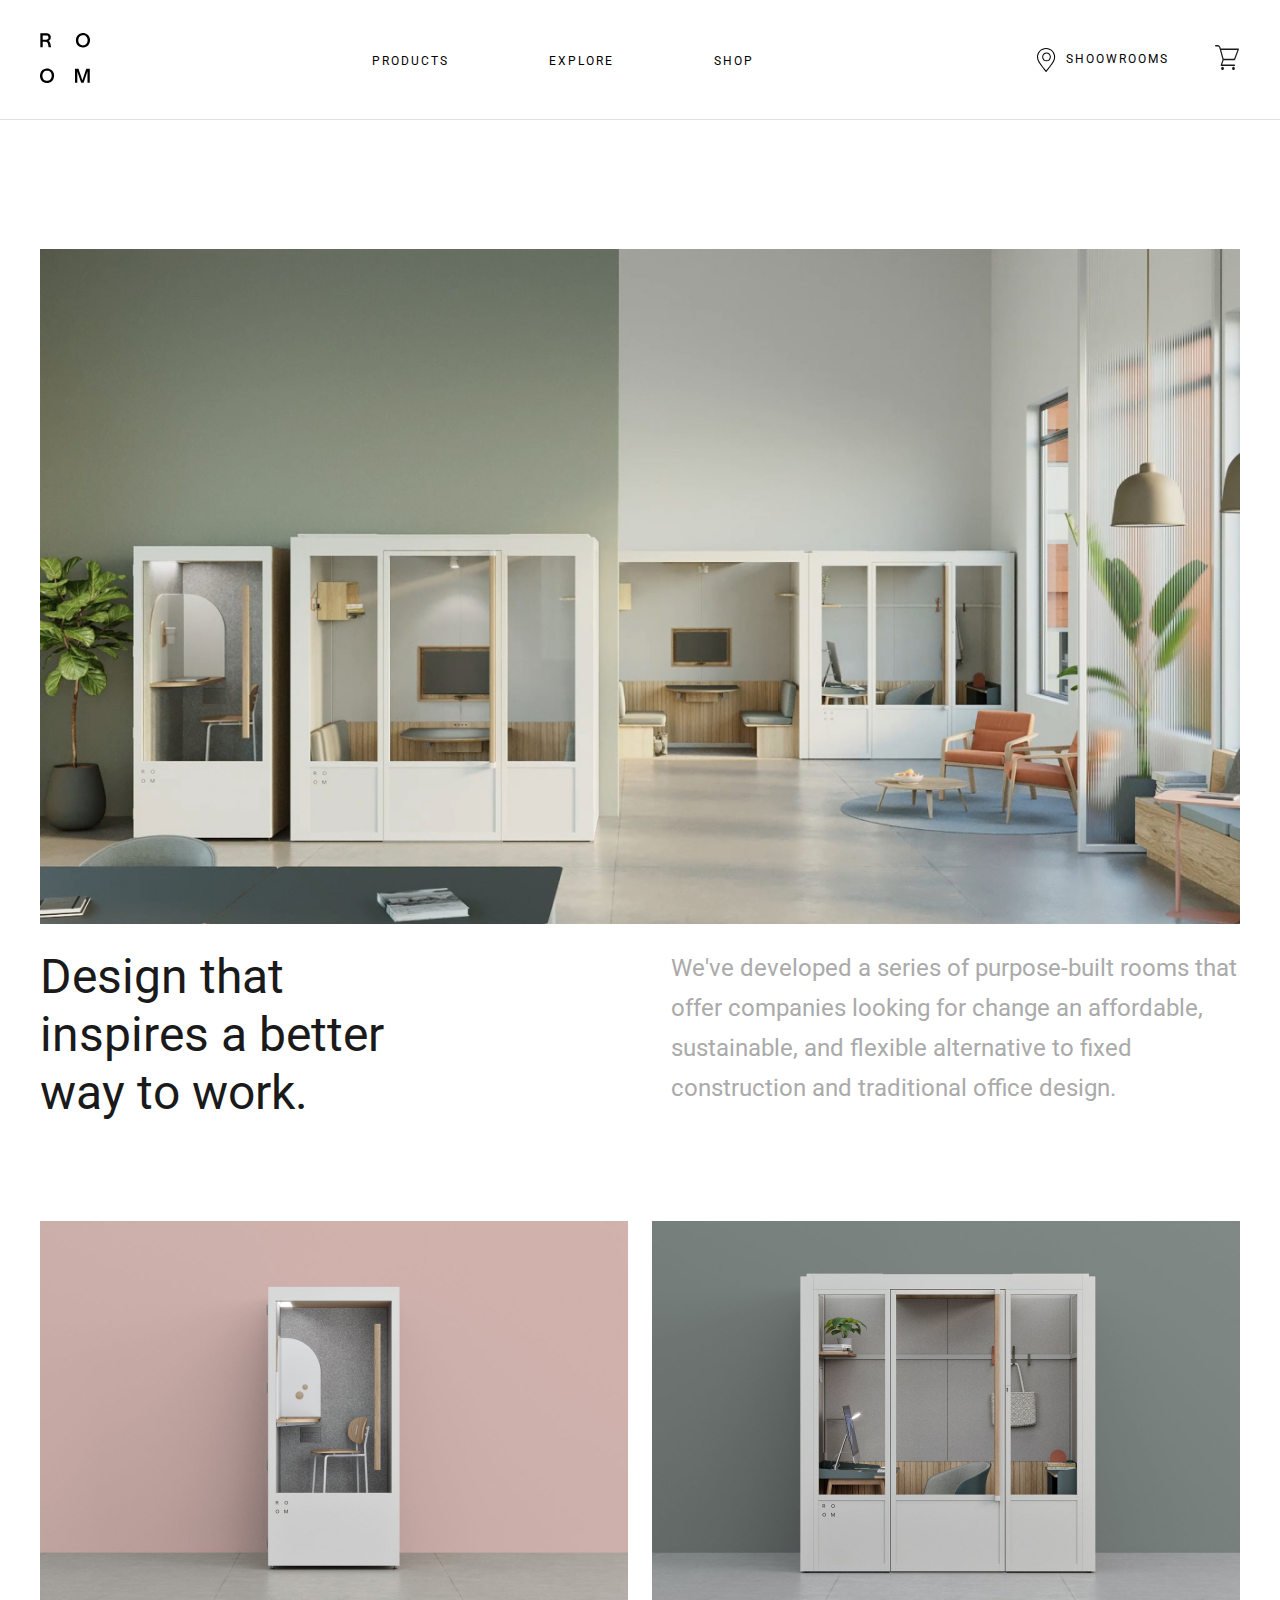
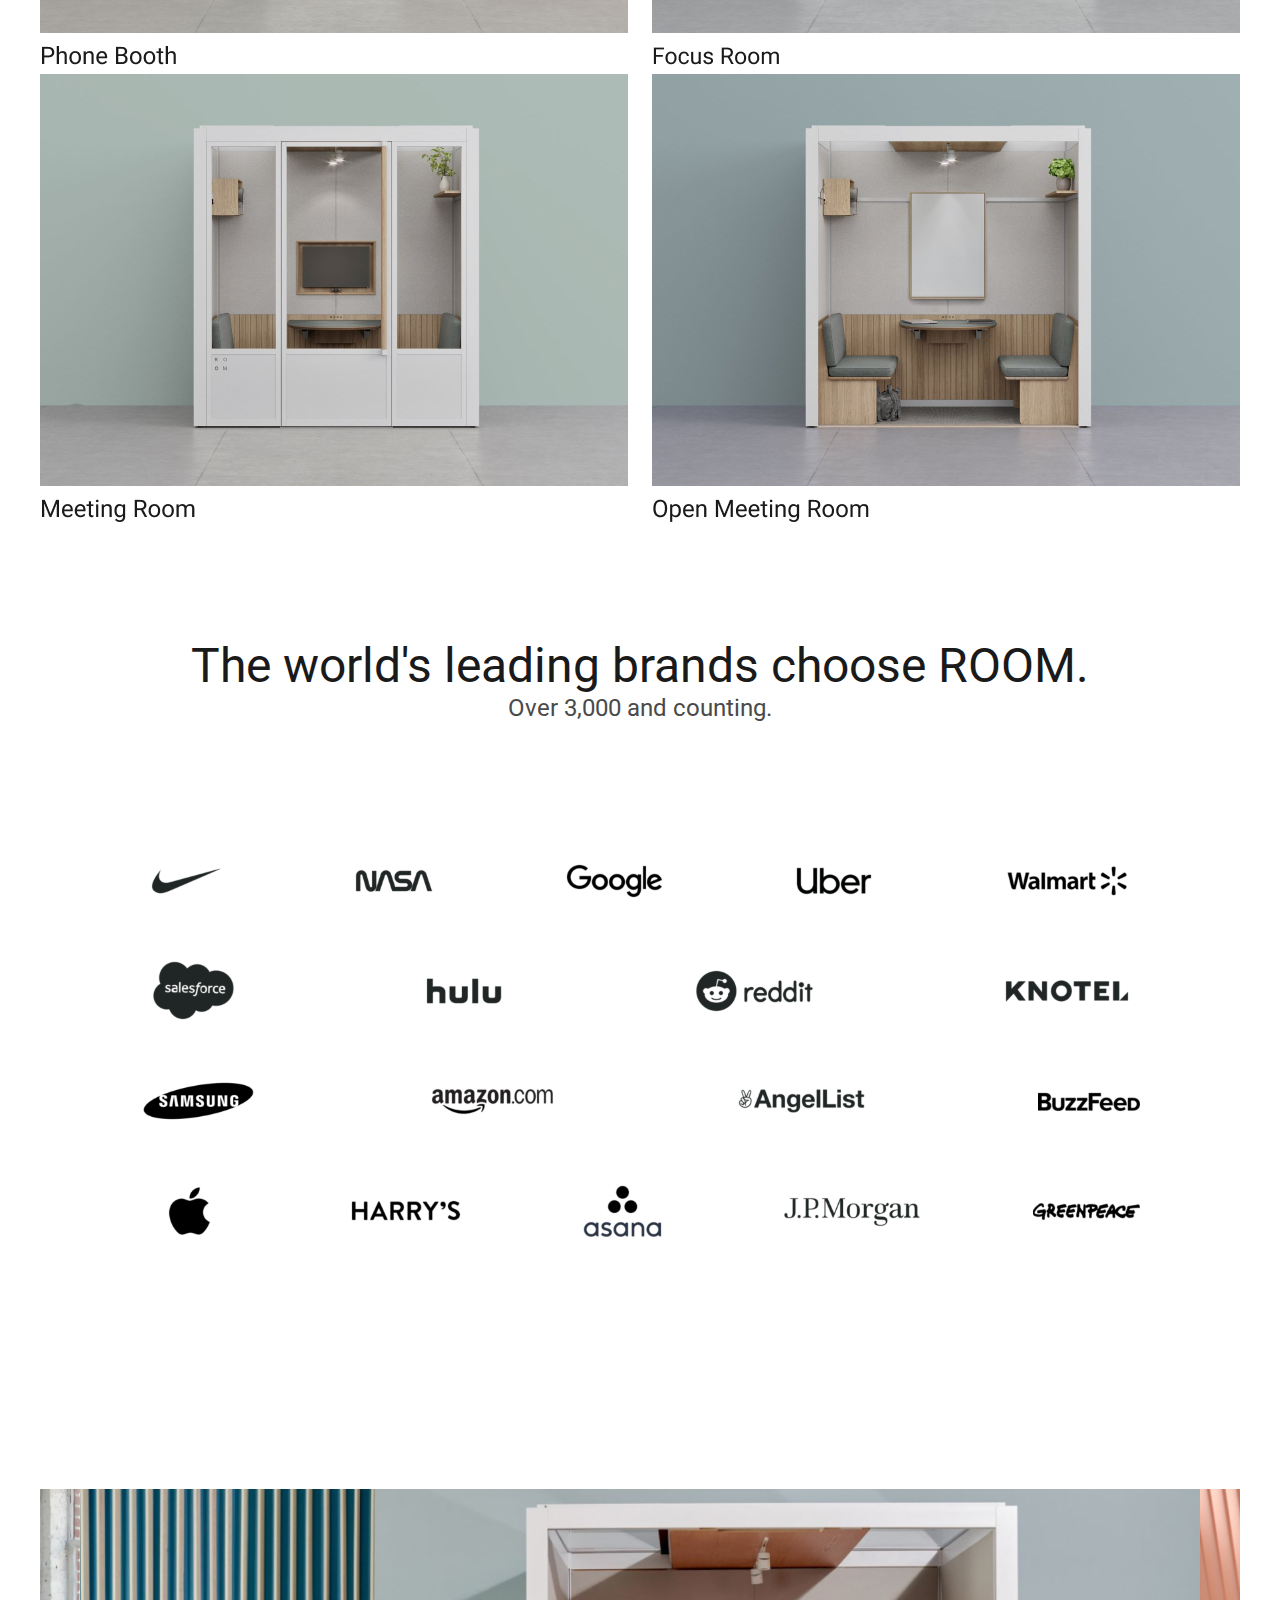
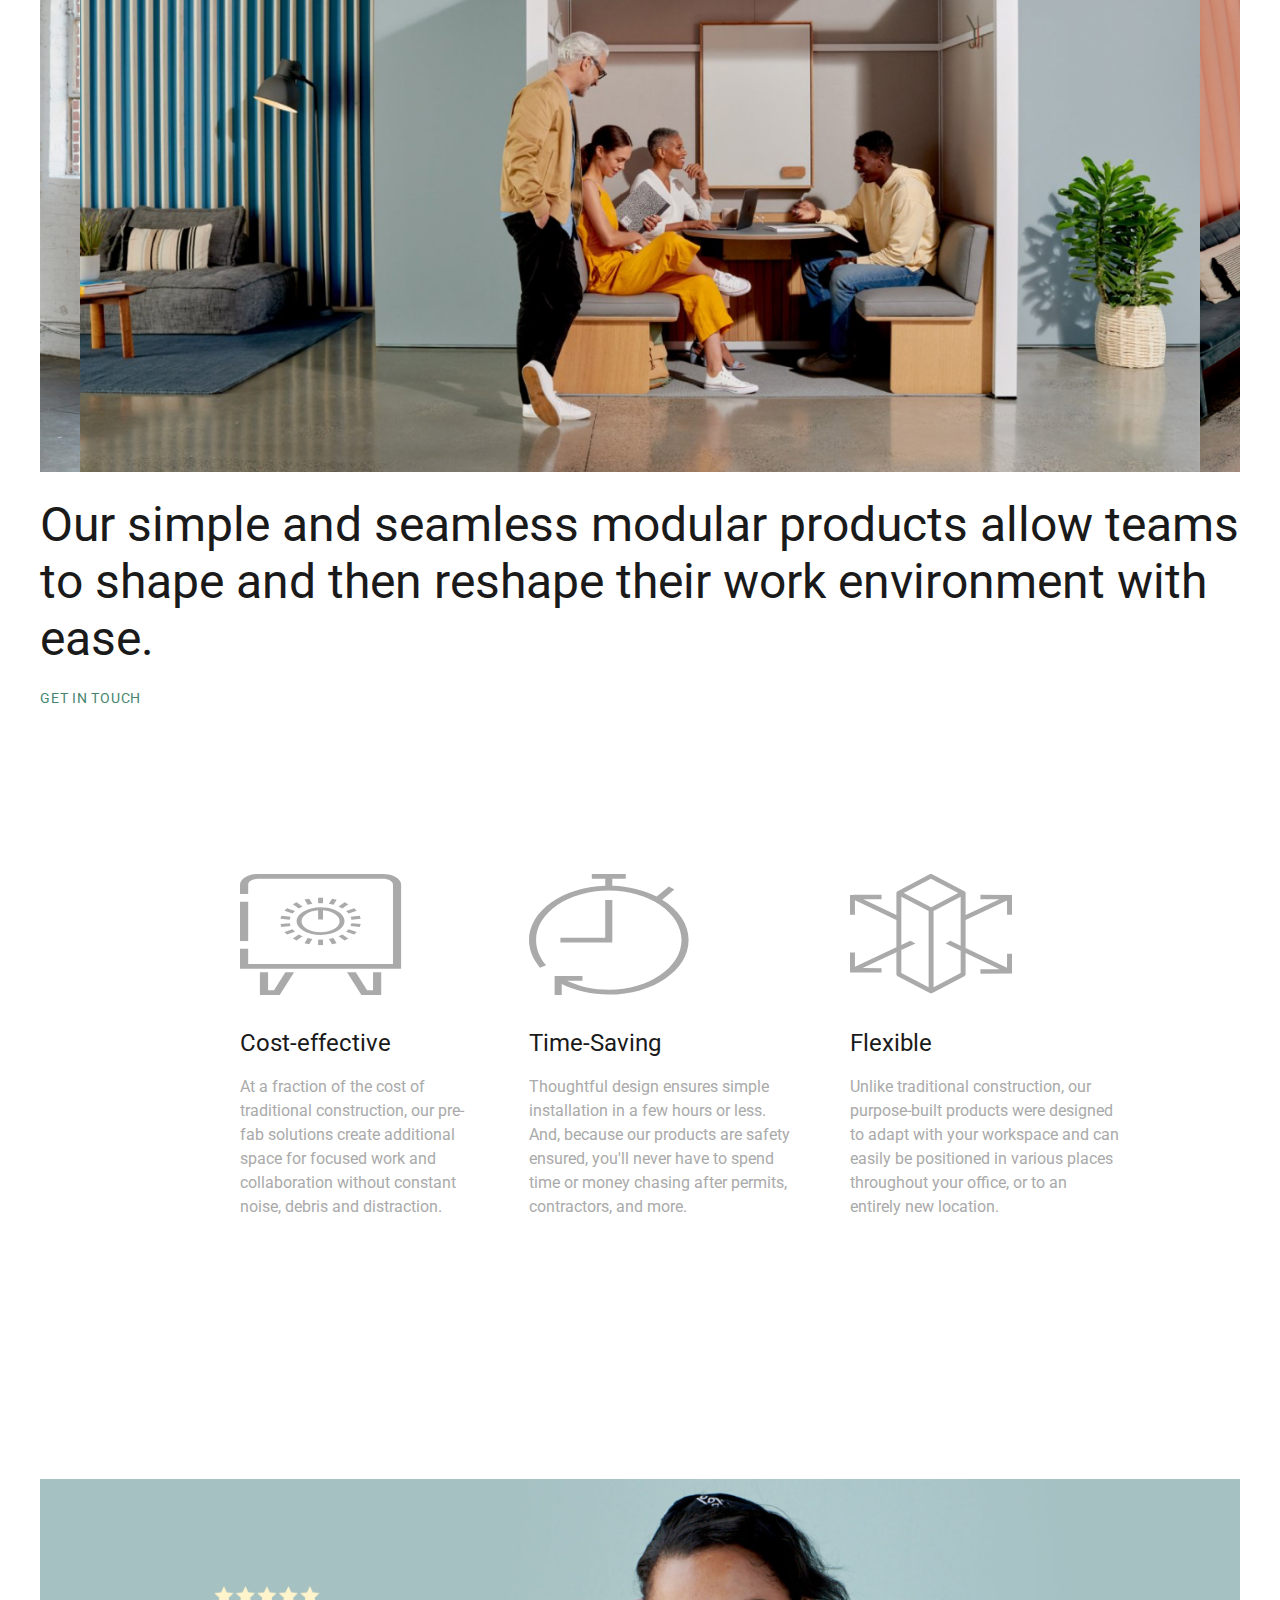
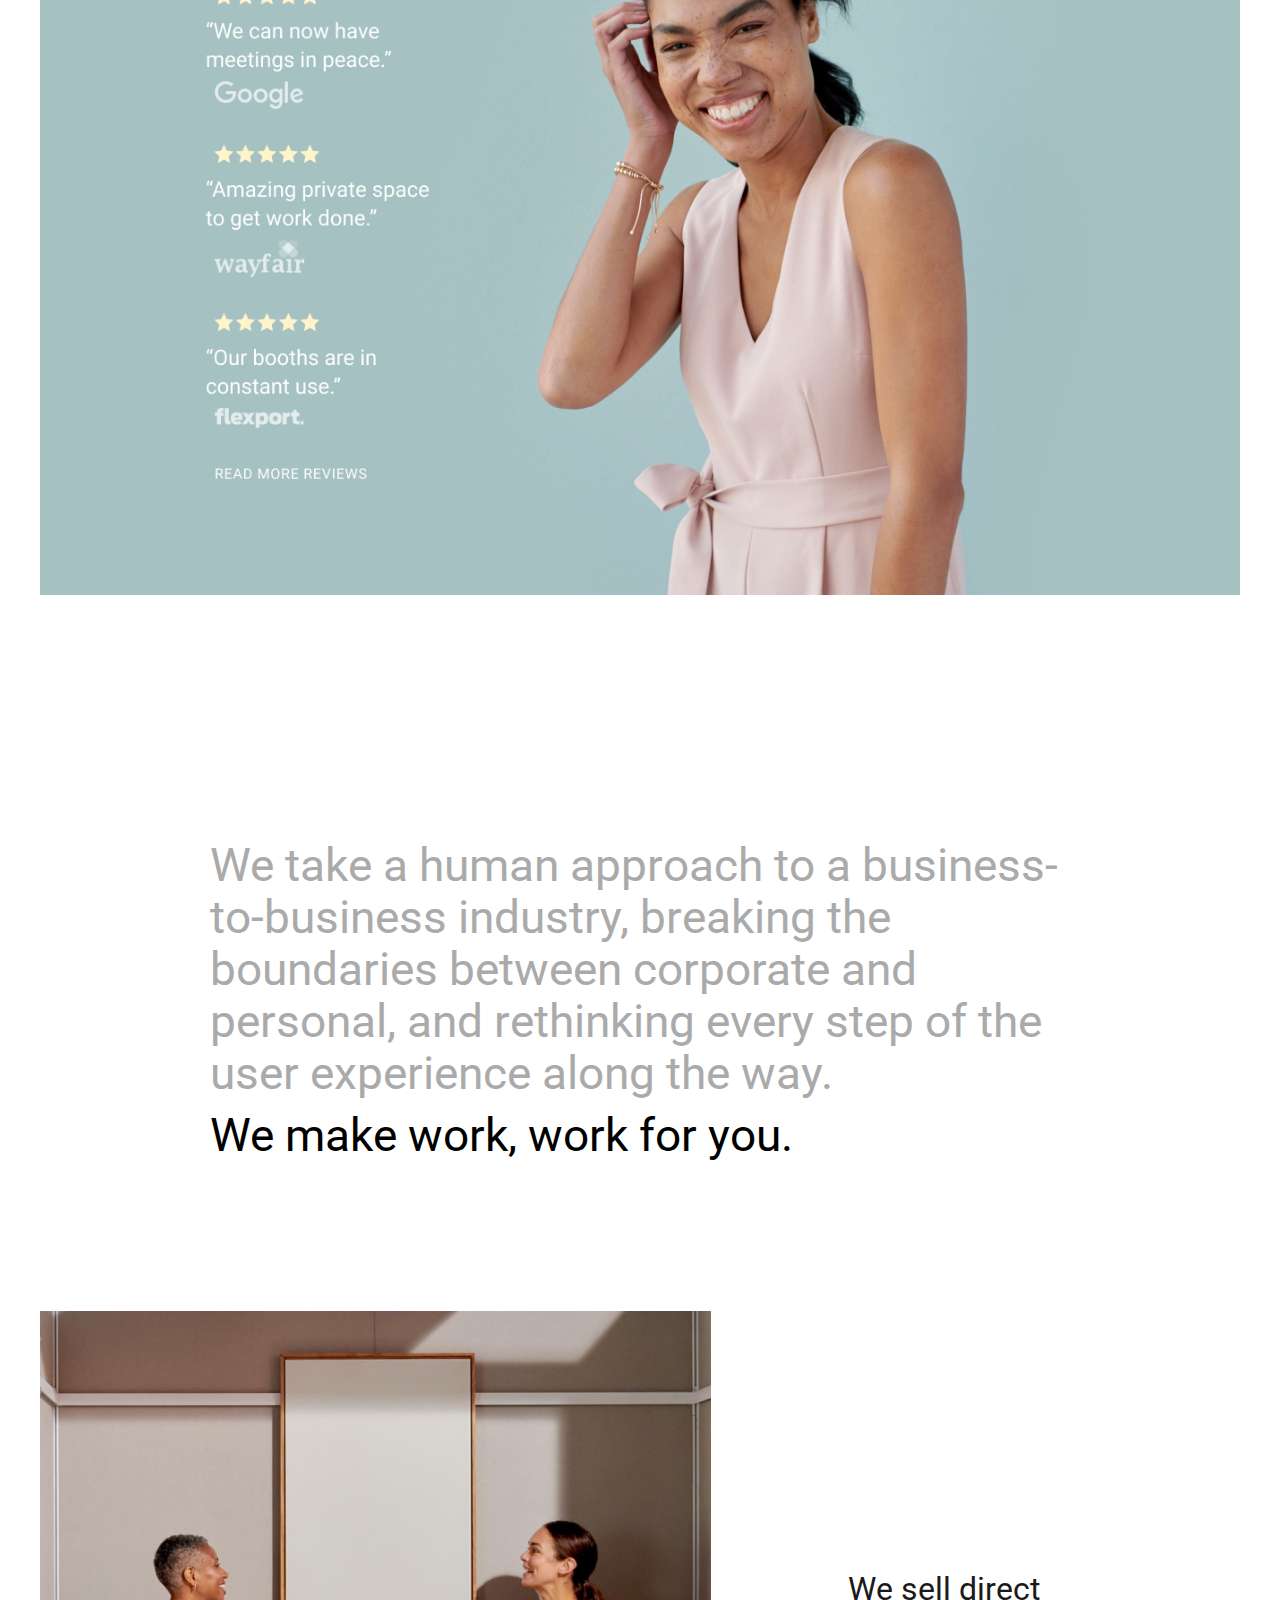
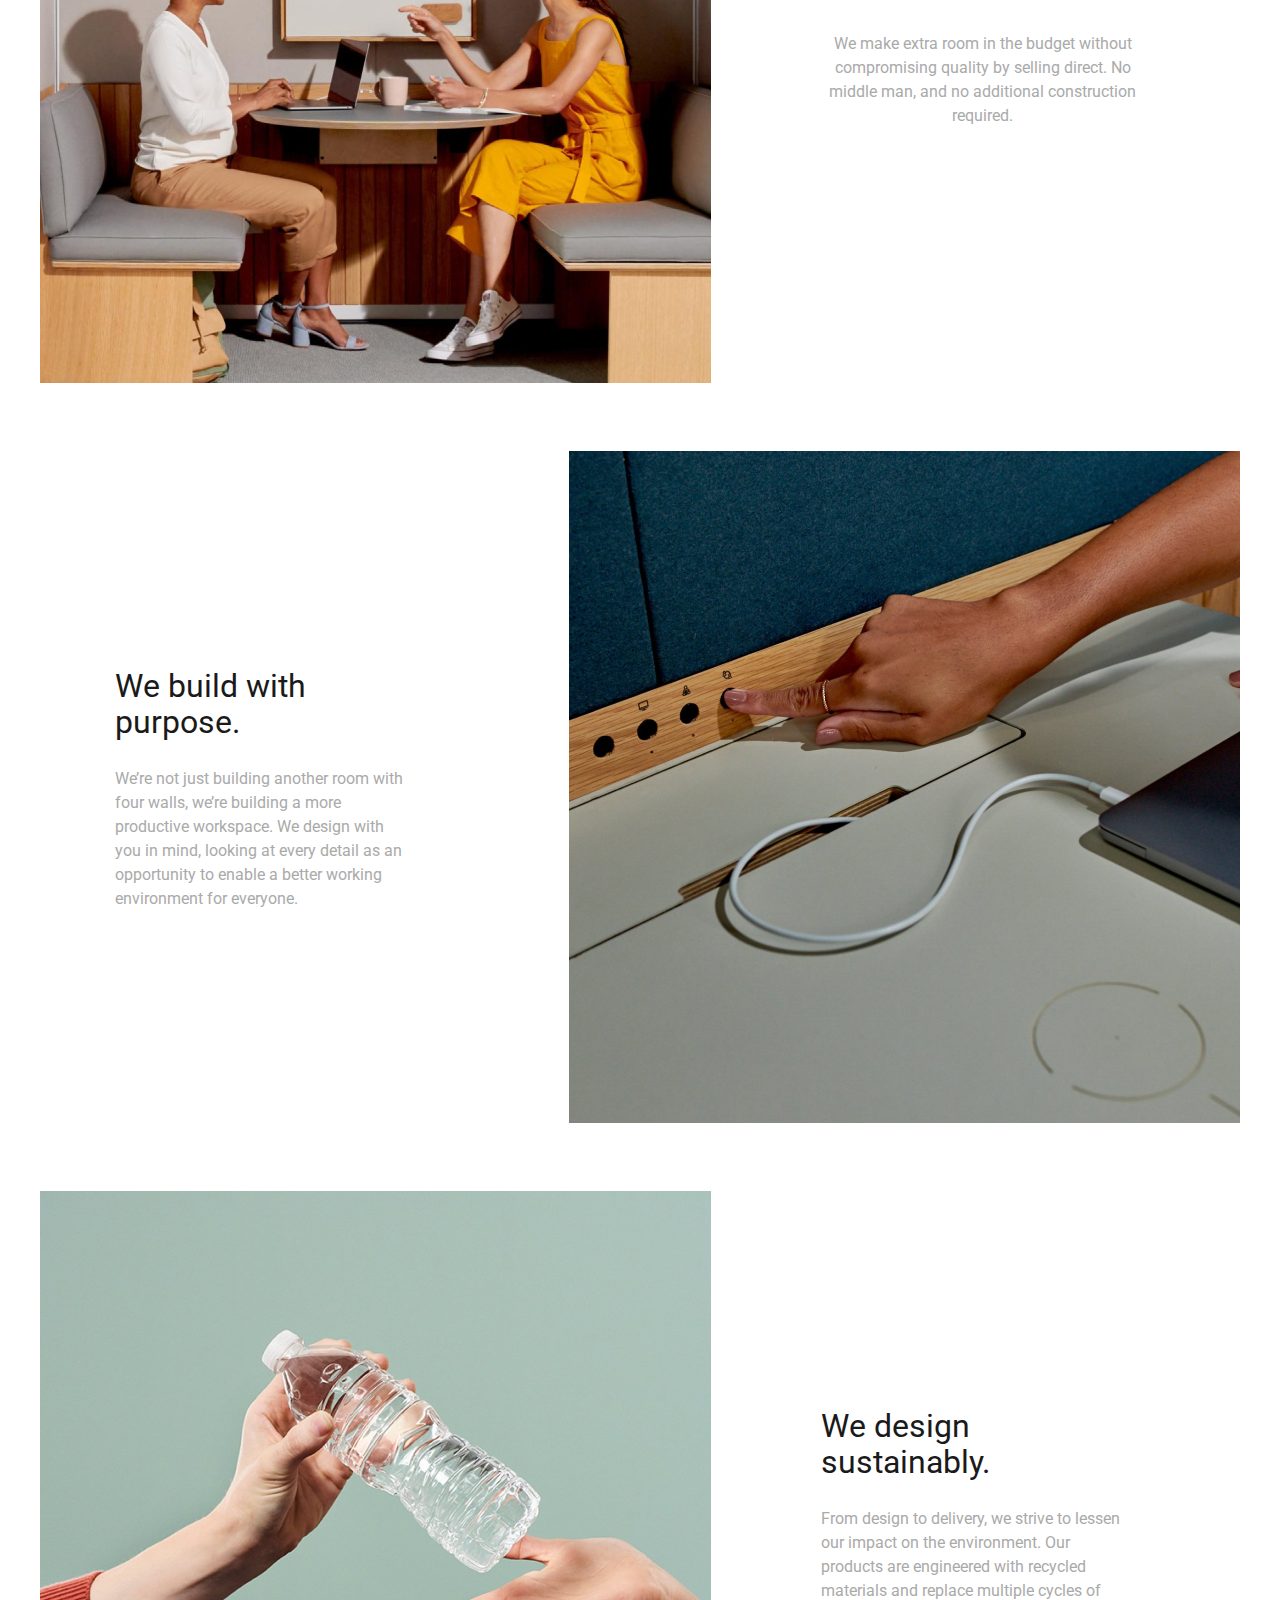
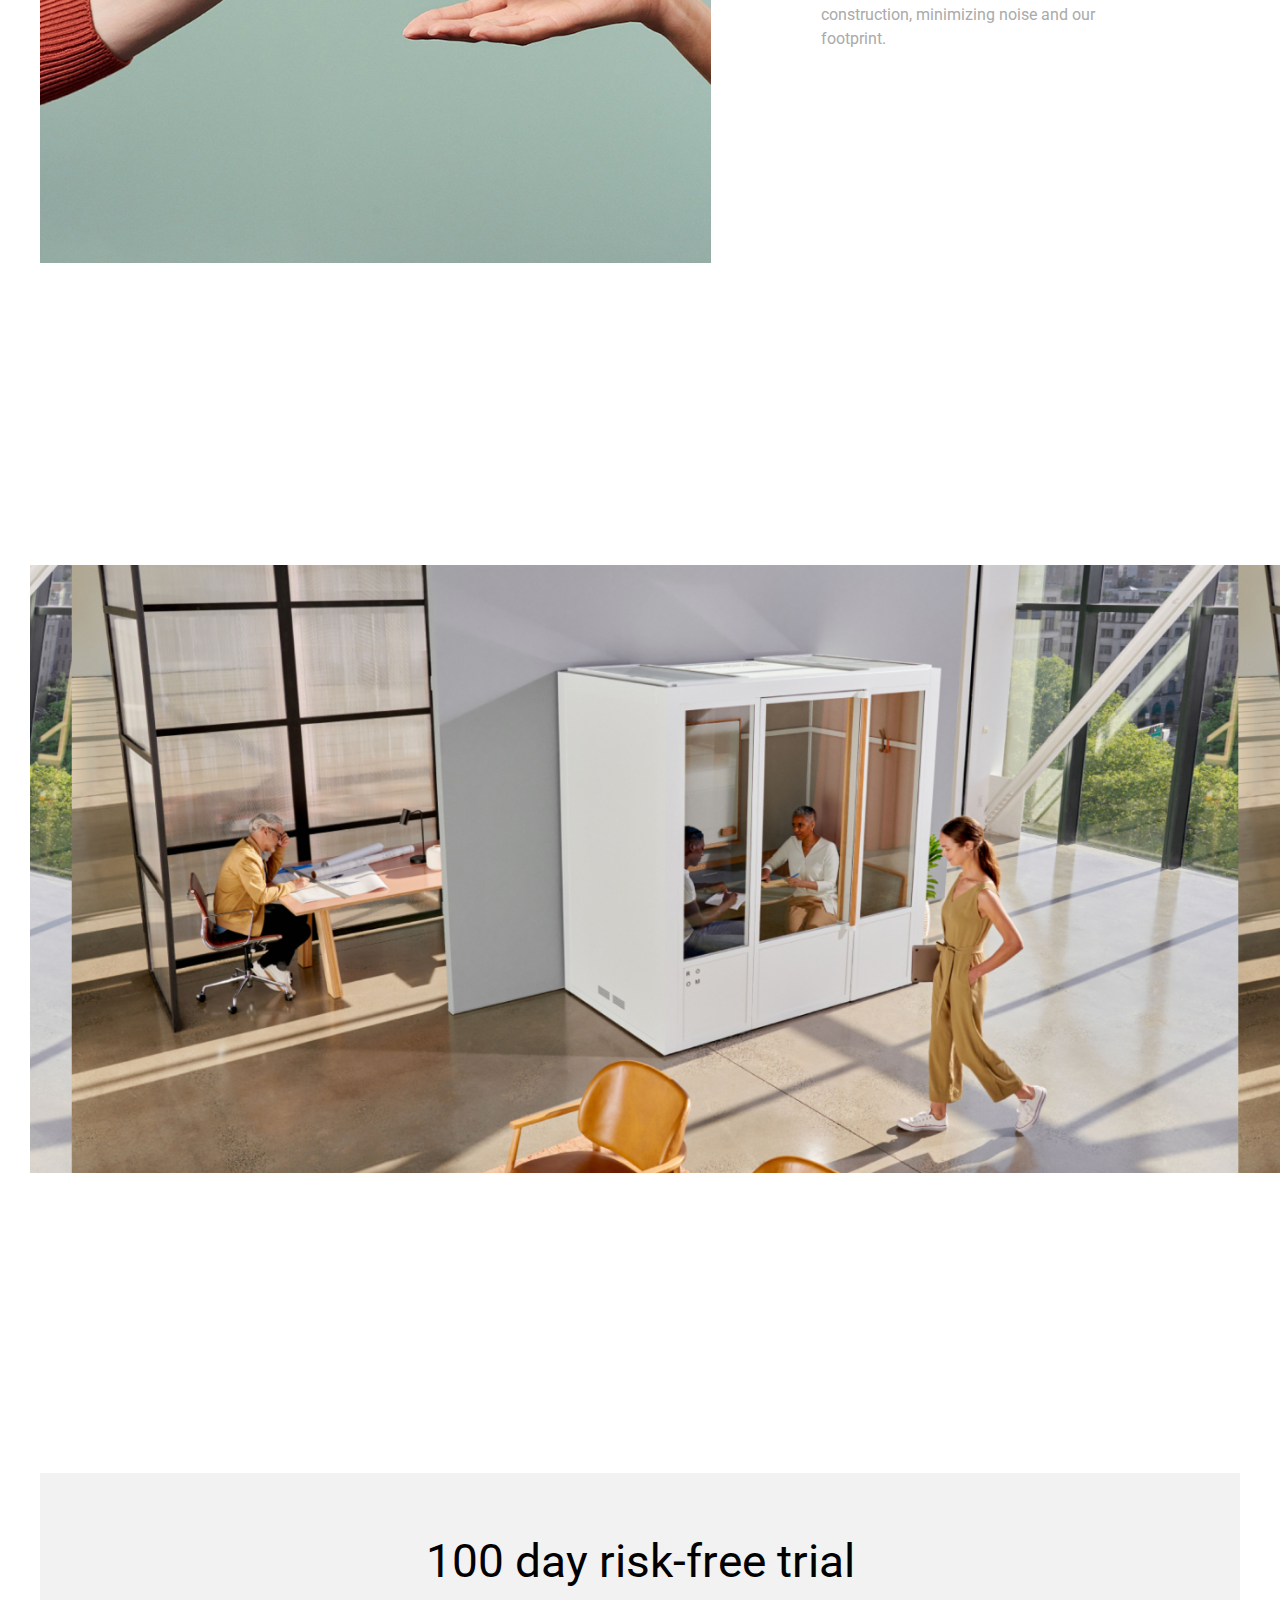
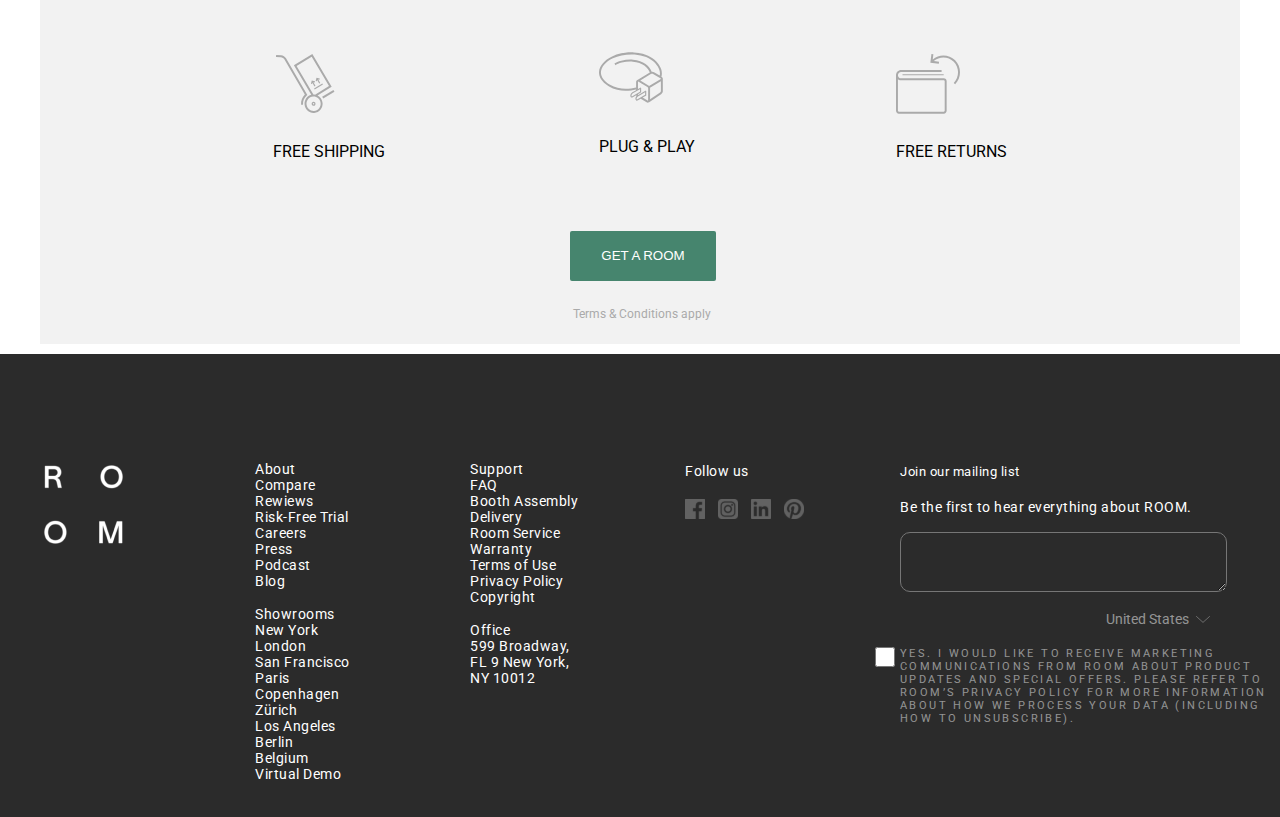
<file: index.html>
<!DOCTYPE html>
<html lang="en">
<head>
  
    <meta charset="UTF-8">
    <meta name="viewport" content="width=device-width, initial-scale=1.0">
    <title>PRACTIC</title>
    <link rel="preconnect" href="https://fonts.googleapis.com">
<link rel="preconnect" href="https://fonts.gstatic.com" crossorigin>
<link href="https://fonts.googleapis.com/css2?family=Roboto:ital,wght@0,100;0,300;0,400;0,500;0,700;0,900;1,100;1,300;1,400;1,500;1,700;1,900&display=swap" rel="stylesheet">
    <link rel="stylesheet" href="./style3.css">    
</head>
<body>
    <header>
        <div class="container">
            <div class="header-top">
                <div class="logo">
                    <a href=""><img src="./Frame.svg" alt=""></a>
                </div>
                <nav>
                    <ul>
                        <li><a href="">PRODUCTS</a></li>
                        <li><a href="">EXPLORE</a></li>
                        <li><a href="">SHOP</a></li>
                    </ul>
                </nav>
                <div class="cont">
                    <a class="q-1" href=""><img src="./Frame (1).svg" alt=""><span>SHOOWROOMS</span></a>
                    <a href=""><img class="assa" src="./Frame (2).svg" alt=""></a>


                </div>
            </div>

        </div>
    </header>
    <div class="slider">
        <div class="container">
            <div class="slider-item">
                <img src="./111111 1.jpg" alt="">
            </div>
        </div>
    </div>
    <main>
        <section class="info">
            <div class="container">
                <div class="container-1">
                    <div class="left-text">
                        Design that inspires a better way to work.
                    </div>
                    <div class="right-text">
                        We've developed a series of purpose-built rooms that offer companies looking for change an affordable, sustainable, and flexible alternative to fixed construction and traditional office design.
                  </div>
            </div>
          </div>
          </section>
          <section class="brand">
            <div class="container">
                <div class="row">
                  <div class="col-md-6">
                    <img src="./Frame (3).jpg" alt="Картинка 1">
                  </div>
                  <div class="col-md-6">
                    <img src="./Frame.jpg" alt="Картинка 2">
                  </div>
                  <div class="col-md-6">
                    <img src="./Frame (1).jpg" alt="Картинка 3">
                  </div>
                  <div class="col-md-6">
                    <img src="./Frame (2).jpg" alt="Картинка 4">
                  </div>
                </div>
              </div>
              <div>
                  <div class="new-words">
                    <span>The world's leading brands choose ROOM.</span>
                  </div>
                  <div class="q-2"><p>Over 3,000 and counting.</p>
                  </div>
                  <div  class="container-logo">
                    <img src="nike.svg.svg" alt="">
                    <img src="./nasa.svg" alt="">
                    <img src="./qoogle.svg" alt="">
                    <img src="./uber.svg" alt="">
                    <img src="./walmart.svg" alt="">
                    <img src="./salesforce.svg" alt="">
                    <img src="./hulu.svg" alt="">
                    <img src="./reddit.svg" alt="">
                    <img src="./knotel.svg" alt="">
                    <img src="./samsung.svg" alt="">
                    <img src="./amazon.svg" alt="">
                    <img src="./angellist.svg" alt="">
                    <img src="buxxfeed.svg" alt="">
                    <img src="./apple.svg" alt="">
                    <img src="./harrys.svg" alt="">
                    <img src="./asana.svg" alt="">
                    <img src="./morgan.svg" alt="">
                      <img src="./greenpeace.svg" alt="">
                    </div>
                  </div>
              </div>
          </section>
          <section class="slider">
            <div class="container">
              <div class="slider">
                <div class="slide__item">
                  <img src="./Frame (4).jpg" alt="">
                </div>
              </div>
            </div>
    
          </section>
            <section class="simple">
              <div class="container">
                <div class="text">
                  <div class="middle-words">
                    <span><p>Our simple and seamless modular products allow teams to shape and then reshape their work environment with ease.</p></span>
                    <div class="middle-words-d"><p>GET IN TOUCH</p></div>
                  </div>
                </div>
              </div>
            </section>
            <section class="flex-items">
             
              <div class="container">
                <div class="q-5">
                <div class="pip">
                  <img src="./cost-effective.svg" alt="">
                  <div class="cost-effective"><p>Cost-effective</p>
                  </div>
                  <div class="cost-effective-d"><span>At a fraction of the cost of traditional construction, our pre-fab solutions create additional space for focused work and collaboration without constant noise, debris and distraction.</span></div>
                </div>
                <div><img src="./Frame (3).svg" alt="">
                  <div class="time-saving"><p>Time-Saving</p></div>
                  <div class="time-saving-d"><span>Thoughtful design ensures simple installation in a few hours or less. And, because our products are safety ensured, you'll never have to spend time or money chasing after permits, contractors, and more.</span></div>
                </div>
                <div><img src="./flexible.svg" alt="">
                  <div class="flexible"><p>Flexible</p></div>
                  <div class="flexible-d"><span>Unlike traditional construction, our purpose-built products were designed to adapt with your workspace and can easily be positioned in various places throughout your office, or to an entirely new location.</span></div>
                </div>
                </div>
                </div>
              <section class="png">
                <div class="container">
                
                <div class="qw">
                  <img src="./Frame (1).png" alt="">
                </div>
                <div class="podo">
                <div class="new--text">
                  
                    <p class="poker">We take a human approach to a business-to-business industry, breaking the boundaries between corporate and personal, and rethinking every step of the user experience along the way.</p>
                  
                  <div class="new--text2">
                    <p>We make work, work for you.</p>
                  </div>

                </div>
              </div>

                <div class="qwertyu">
                  <div class="rectangle1">
                   <img src="./Rectangle.jpg" alt="">
                  </div>
                  <div class="we">
                   <p class="sell">We sell direct</p>
                   <p class="extra">We make extra room in the budget without compromising quality by selling direct. No middle man, and no additional construction required.</p>
                  </div>
                 
                </div>
                <div class="qwertyu2">
                  <div class="vniz">
                    <p class="build">We build with purpose.</p>
                    <p class="just">We’re not just building another room with four walls, we’re building a more productive workspace. We design with you in mind, looking at every detail as an opportunity to enable a better working environment for everyone.</p>
  
                  </div>
                  <div class="rectangle2">
                    <img src="./Rectangle (1).jpg" alt="">
                  </div>
                
                
                </div>
                <div class="qwertyu3">
                  <div class="rectangle3">
                    <img src="./Rectangle (2).jpg" alt="">

                  </div>
                  <div class="vniiz2">
                    <p class="design">We design sustainably.</p>
                    <p class="delivery">From design to delivery, we strive to lessen our impact on the environment. Our products are engineered with recycled materials and replace multiple cycles of construction, minimizing noise and our footprint.</p>

                  </div>

                </div>
               
              </section>
            

            </section>
            <div class="fotka-footer">
              <img src="./Frame (5).jpg" alt="">
            </div>
            <section class="nedo-footer">
              <div class="container">
                <div class="pop">
               <div class="tyt">
                <h4 class="day">100 day risk-free trial</h4>
                <div class="three-elements">
                  <div class="free">
                    <img src="./Frame (4).svg" alt="">
                    <p class="ship">FREE SHIPPING</p>
                  </div>
                  <div class="plug">
                    <img src="./Frame (5).svg" alt="">
                    <p class="play">PLUG & PLAY</p>
                  </div>
                  <div class="returns">
                    <img src="Frame (6).svg" alt="">
                    <p class="po">FREE RETURNS</p>
                    
                  </div>
                </div>
                <button class="getROOM">GET A ROOM</button>
                <p class="terms">Terms & Conditions apply</p>

               </div>

              </div>
              </div>
             

            </section>
            
    </main>
  <footer>
    <div class="container">
      <div class="port">
      <div class="futr">
        <div class="div333">
          <img src="./Rectangle.png" alt="">
        </div>
        <div class="div333">
          <ul class="div331">
            <li><a href="">About</a></li>
            <li><a href="">Compare</a></li>
            <li><a href="">Rewiews</a></li>
            <li><a href="">Risk-Free Trial</a></li>
            <li><a href="">Careers</a></li>
            <li><a href="">Press</a></li>
            <li><a href="">Podcast</a></li>
            <li><a href="">Blog</a></li>
          </ul>
          <ul class="div332">
            <li><a href="">Showrooms</a> </li>
            <li><a href="">New York</a></li>
            <li><a href="">London</a></li>
            <li><a href="">San Francisco</a></li>
            <li><a href="">Paris</a></li>
            <li><a href="">Copenhagen</a></li>
            <li><a href="">Zürich</a></li>
            <li><a href="">Los Angeles</a></li>
            <li><a href="">Berlin</a></li>
            <li><a href="">Belgium</a></li>
            <li><a href="">Virtual Demo</a></li>
          </ul>
        </div>
        <div class="div333">
          <ul class="div334">
            <li><a href="">Support</a></li>
            <li><a href="">FAQ</a></li>
            <li><a href="">Booth Assembly</a></li>
            <li><a href="">Delivery</a></li>
            <li><a href="">Room Service</a></li>
            <li><a href="">Warranty</a></li>
            <li><a href="">Terms of Use</a></li>
            <li><a href="">Privacy Policy</a></li>
            <li><a href="">Copyright</a></li>
          </ul>
          <ul class="div335">
            <li><a href="">Office</a></li>
            <li>599 Broadway, FL 9 New York, NY 10012</li>
          </ul>
        </div>
        <div class="div333">
          <p class="fillow">Follow us</p>
          <div class="reket">
          <div class="rec">
          <img src="./Rectangle (3).svg" alt="">
          <img src="./Rectangle (4).svg" alt="">
          <img src="./Rectangle (5).svg" alt="">
          <img src="./Rectangle (6).svg" alt="">
          </div>
          </div>
        </div>
        <div class="div333">
          <p class="join">Join our mailing list</p>
          <p class="be">Be the first to hear everything about ROOM.</p>
          <textarea name="" id="small" cols="30" rows="10"></textarea>
          <div class="ip">
            <input class="united" type="text" name="" id="" value="United States"><img class="unitedi" src="./Group.svg" alt="">
          </div>
                  
             <div class="qwqr">
              <h5 class="you">
                 Yes. I would like to receive marketing communications from ROOM about product updates and special offers. Please refer to ROOM’s Privacy Policy for more information about how we process your data (including how to unsubscribe). </h5>
                 
                 <input class="check" type="checkbox" name="" id="">  
                 <label for="checkbox"></label>

             </div>
        </div>
      </div>
      </div>
    </div>
  </footer>

    
    
</body>
</html>
</file>
<file: style3.css>
/* .inline-words{
    font-family: Roboto;
    padding: 0%;
    margin-left: 214px; 
    font-size: 12px;
    font-weight: 400;
    line-height: 14px;
    letter-spacing: 2px;
    list-style: none;
    display: flex;
 justify-content: space-around;
    width: 530px;


}
.inline-words span{
    margin-right: 100px;
}
header{
    background-color: white;
    padding: 20px;
    display: flex;

}
header img{
    height: auto;
}
.computer{
    width: 200px;
}
.computer{
    display: flex;
    justify-content: center;
    align-items: center;
    height: 100hv;

}
img{
    max-width: 100%;
    max-height: 100%;
}
.img-container{
    margin: 0 56px;
    background: url("./111111\ 1.jpg");
    background-size: cover;
    width: 92vw;
    height: 746px;
}
.geo-img {
    margin-right: 10px;
}
.icons-container {
    margin-left: 214px;
    display: flex;
    align-items: center;
}
.basket {
    margin-left: 50px;
    height: 25px;
    width: auto;
}
.ovodov{
    font-family: Roboto;
    height: 24px;
    display: flex;
    align-items: center;
    padding:0%;
    font-size: 12px;
    font-weight: 400;
    line-height: 14px;
    letter-spacing: 2px;
    list-style: none;
    text-decoration: none ;
}
.large-image{
    padding-bottom: 90px;
}
.ben-10{
    margin-left: 25px;
    align-items: center;
}
#header-image{
    position: absolute;

}
.ben-20{
    padding-top: 10PX;
}
.header-line{
    height: 1px;
    background-color: #000;
    opacity: 0.3;
} */




/* } */
body{
    font-family: 'Roboto', sans-serif;
}
a {
    text-decoration: none;
    color: inherit
}

* {
    margin: 0;
    padding: 0;
    box-sizing: border-box;
}
.container{
    max-width: 1200px;
    margin:0 auto;
    padding: 10px 0;
   
    
   
}
.header-top{
    display: flex;
    justify-content: space-between;
    min-height: 99px;
    align-items: center;
}
header{
    border-bottom: 1px solid #E0E0E0;
}
nav ul{
    display: flex;
    grid-gap:0 100px;
}
nav ul li{
    list-style: none;
}
nav ul li a {
    color: #000;
text-align: center;
font-family: Roboto;
font-size: 12px;
font-style: normal;
font-weight: 400;
line-height: 14.4px; /* 120% */
letter-spacing: 2px;
text-transform: uppercase;
transition: all 1s;
}
nav ul li a:hover {
    opacity: 0.5;
}
.cont{
    display: flex;
    grid-gap:0 46px;
}
.cont a span{
    color: #000;
text-align: center;
font-family: Roboto;
font-size: 12px;
font-style: normal;
font-weight: 400;
line-height: 14.4px; /* 120% */
letter-spacing: 2px;
text-transform: uppercase;
padding-left: 10px;
text-align: center;
vertical-align: middle;
} 
.q-1{
    display: flex;
    align-items: center;
}
.slider-item img{
    width: 100%;
}
.container-1{
    display: flex;
    justify-content: space-between;
}

.left-text{
    color: #1A1A1A;
font-family: Roboto;
font-size: 48px;
font-style: normal;
font-weight: 400;
line-height: 58px; /* 120.833% */
width: 355px;

}
.right-text{
    color: #AAA;
    font-family: Roboto;
    font-size: 24px;
    font-style: normal;
    font-weight: 400;
    line-height: 40px; /* 166.667% */
    width: 569px;
    padding-bottom: 93px;

}
.container-2{
    max-width: 100%;
}
  .row{
    display: flex;
    flex-wrap: wrap;
    justify-content: space-between;
  }



img{
    max-width: 100%;
}
.container-2{
   margin-left: 60px;
   margin-right: 60px;
}
.new-words{
    text-align: center;
    justify-content: space-between;
    color: #1A1A1A;
    font-family: Roboto;
    font-size: 48px;
    font-style: normal;
    font-weight: 400;
    line-height: 48px; /* 100% */
    margin-top: 105px ;
}
.q-2{
    color: #4A4A4A;
text-align: center;
font-family: Roboto;
font-size: 24px;
font-style: normal;
font-weight: 400;
line-height: 36px; /* 150% */
}
.container-logo{
    display: flex;
    max-width: 1000px;
    margin: 0 auto;
    margin-top: 125px;
    flex-wrap: wrap;
    justify-content: space-between;
    grid-gap: 50px 100px
}
.middle-words{
    color: #1A1A1A;
font-family: Roboto;
font-size: 48px;
font-style: normal;
font-weight: 400;
line-height: normal;

}
.middle-words-d{
    color: #46856E;
font-family: Roboto;
margin-top: 25px;
font-size: 14px;
font-style: normal;
font-weight: 400;
line-height: 12px; /* 85.714% */
letter-spacing: 0.75px;
text-transform: uppercase;

}
.slider{
    margin-top: 119px;
}
.q-4{
    display: flex;
    flex-direction: row;
    margin-top: 51px;
    margin-left: 100px;
}
.cost-effective{
    color: #1A1A1A;
font-family: Roboto;
font-size: 24px;
font-style: normal;
font-weight: 400;
line-height: 24px; /* 100% */
margin-top: 26px;
width: 160px;

}
.time-saving{
    color: #1A1A1A;
font-family: Roboto;
font-size: 24px;
font-style: normal;
font-weight: 400;
line-height: 24px; /* 100% */
margin-top: 26px;
width: 137px;
}
.flexible{
    color: #1A1A1A;
font-family: Roboto;
font-size: 24px;
font-style: normal;
font-weight: 400;
line-height: 24px; /* 100% */
margin-top: 26px;
width: 84px;

}
.cost-effective-d{
    color: #AAA;
font-family: Roboto;
font-size: 16px;
font-style: normal;
font-weight: 400;
line-height: 24px; /* 150% */
margin-top: 20px;

}
.time-saving-d{
    color: #AAA;
font-family: Roboto;
font-size: 16px;
font-style: normal;
font-weight: 400;
line-height: 24px; /* 150% */
margin-top: 20px;

}
.flexible-d{
    color: #AAA;
font-family: Roboto;
font-size: 16px;
font-style: normal;
font-weight: 400;
line-height: 24px; /* 150% */
margin-top: 20px;

}
.Frame-0{
    margin-top: 240px;
}


.q-5{
    max-width: 882px;
    margin-top: 150px;
    margin-left: 200px;
    display: flex;
    flex-direction: row;
    color: #AAA;
font-family: Roboto;
font-size: 46px;
font-style: normal;
font-weight: 400;
line-height: 52px; /* 113.043% */
text-align: left;
gap: 50px;

}
.q-6{
    color: #000;
font-family: Roboto;
font-size: 46px;
font-style: normal;
font-weight: 400;
line-height: 52px; /* 113.043% */
margin-top: 25px;
}
.fotki-3{
    margin-top: 350px;

}


.fotka-1{
    margin-top: 350px;
}
.fotka{
    display: flex;
    flex-direction: row;
    margin: 0 120px;
}

.potomPridumai {
    flex-grow: 1;
    margin-left: 90px;
    display: flex;
    flex-direction: column;
    justify-content: center;
    width: 301px;
}
.we-ss{
    margin-bottom: 20px;
    color: #1A1A1A;
font-family: Roboto;
font-size: 32px;
font-style: normal;
font-weight: 400;
line-height: 36px; /* 112.5% */
}
.we-qq{
    color: #AAA;
font-family: Roboto;
font-size: 16px;
font-style: normal;
font-weight: 400;
line-height: 24px; /* 150% */
}
.qwerty{
    margin-top: 200px;
}
.fleeex{
    display: flex;
    flex-direction: row;
}
.qw{
    margin-top: 240px;
}
.new--text{
    color: #AAA;
font-family: Roboto;
font-size: 46px;
font-style: normal;
font-weight: 400;
line-height: 52px; /* 113.043% */
width: 882px;
margin-left: 170px;
margin-top: 240px;
}
.new--text2{
    color: #000;
font-family: Roboto;
font-size: 46px;
font-style: normal;
font-weight: 400;
line-height: 52px; /* 113.043% */
margin-top: 10px;
}
.we{
    color: #1A1A1A;
font-family: Roboto;
font-size: 32px;
font-style: normal;
font-weight: 400;
line-height: 36px; /* 112.5% */
width: 213px;
text-align: right;
}
.we-make{
    color: #AAA;
font-family: Roboto;
font-size: 16px;
font-style: normal;
font-weight: 400;
line-height: 24px; /* 150% */
width: 311px;
}
.rectangle1{
margin-top: 150px;
}
.qwertyu{
display: flex;
justify-content: space-between;
grid-gap: 0 90px;
align-items: center;
}
.we{
    color: #1A1A1A;
font-family: Roboto;
margin-right: 200px;
margin-top: 150px;
font-size: 32px;
font-style: normal;
font-weight: 400;
line-height: 36px; /* 112.5% */
width: 213px;
}
.extra{
    width: 311px;
margin-right: 250px;
    margin-top: 25px;
    text-align: center;
    justify-content: space-between;
    color: #AAA;
font-family: Roboto;
font-size: 16px;
font-style: normal;
font-weight: 400;
line-height: 24px; /* 150% */
}
.sell{
    color: #1A1A1A;
font-family: Roboto;
font-size: 32px;
font-style: normal;
font-weight: 400;
line-height: 36px; /* 112.5% */
}
.qwertyu2{
    display: flex;
justify-content: space-between;
grid-gap: 0 90px;
align-items: center;
margin-top: 64px;
}
.build{
    color: #1A1A1A;
font-family: Roboto;
font-size: 32px;
margin-left: 75px;
font-style: normal;
font-weight: 400;
line-height: 36px; /* 112.5% */
width: 206px;
}
.just{
    color: #AAA;
font-family: Roboto;
margin-top: 27px;
margin-left: 75px;
font-size: 16px;
font-style: normal;
font-weight: 400;
line-height: 24px; /* 150% */
width: 298px;
}
.design{
    color: #1A1A1A;
font-family: Roboto;
margin-right: 110px;
font-size: 32px;
font-style: normal;
font-weight: 400;
line-height: 36px; /* 112.5% */
width: 176px;
}
.delivery{
    color: #AAA;
font-family: Roboto;
margin-right: 110px;
margin-top: 27px;
font-size: 16px;
font-style: normal;
font-weight: 400;
line-height: 24px; /* 150% */
width: 309px;
}
.qwertyu3{
    display: flex;
justify-content: space-between;
grid-gap: 0 90px;
align-items: center;
margin-top: 64px;
}
.fotka-footer{
    margin-left: 30px;
    margin-top: 288px;

}
.day{
    color: #000;
text-align: center;
font-family: Roboto;
font-size: 46px;
font-style: normal;
font-weight: 400;
line-height: 50.6px; /* 110% */
}
.three-elements{
    display: flex;
    flex-direction: row;
    justify-content: space-between;
    padding-top: 65px;
    padding-right: 233px;
}
.tyt {
    background-color: #F2F2F2;
    padding-top: 63px;
    padding-bottom: 23px;

}
.free{
    padding-left: 233px;
}
.plug{
    padding-left: 12px;

}
.ship{
    padding-top: 22px;
}
.play{
    padding-top: 30px;
}
.po{
    padding-top: 22px;
}
.getROOM{
    border-radius: 2px;
    background: #46856E;
   margin-left: 530px;
   margin-top: 70px;
    width: 146px;
height: 50px;
flex-shrink: 0;
color: #FFFFFF;
border: none;
cursor: pointer;
align-items: center;
transition: background-color 1s ease
}
.getROOM:hover {
    background-color: #30d5c8; 
    
}
.terms{
    color: #AAA;
font-family: Roboto;
font-size: 12px;
font-style: normal;
font-weight: 400;
line-height: normal;
width: 250px;
margin-top: 26px;
margin-left: 533px;
cursor: pointer;
}
.pop{
    margin-top: 286px;
}

ul{
    list-style: none;
}

.futr {
    display: flex;
    justify-content: space-between;
    grid-gap: 0 69px;
}

footer {
    background: #2B2B2B;

}
.div333{
    display: inline-flex;
padding: 0px 30px 25px 0px;
flex-direction: column;
align-items: flex-start;
gap: 17px;
color: #FFFFFF;
width: 340px;
color: #FFF;
font-family: Roboto;
font-size: 14px;
font-style: normal;
font-weight: 400;
letter-spacing: 0.5px;
}
.fillow{
    color: #FFF;
font-family: Roboto;
font-size: 14px;
font-style: normal;
font-weight: 400;
line-height: 21px; /* 150% */
letter-spacing: 0.5px;
}
.rec{
    display: flex;
    flex-direction: row;
    grid-gap: 13px

}
.join{
    color: #FFF;
font-family: Roboto;
font-size: 13px;
font-style: normal;
font-weight: 400;
line-height: 21px; /* 161.538% */
letter-spacing: 0.5px;
}
.hear{
    width: 100px;
}
#small{
    width: 327px;
    height: 60px;
    color: #FFFFFF ;
    background-color:#2B2B2B ;
    border-radius: 10px ;
}
.united{
   background: none;
   outline: none;
   border: none;
   color: rgba(255, 255, 255, 0.50);
   font-family: Roboto;
   font-size: 14px;
   font-style: normal;
   font-weight: 400;
   line-height: 21px; /* 150% */
   max-width: 90px;
   /* padding-left: 20px; */
}
.unitedi {
    /* display: inline-block; */
    /* padding-left: 232px; */
}

.ip {
    align-self: flex-end;
    display: flex;
    align-items: center;
    justify-content: flex-end;
}
.group{

}
.futr{
    margin-top: 97px;
}
.you{
    width: 369px;
    color: rgba(255, 255, 255, 0.50);
font-family: Roboto;
font-size: 11px;
font-style: normal;
font-weight: 400;
line-height: normal;
letter-spacing: 2.4px;
text-transform: uppercase;

}

.qwqr {
    position: relative;

}
.check{
    position: absolute;
    top: -15px;
    left: -25px;
    width: 20px;
    height: 50px;
    size: 50px;
 
}




@media screen and (max-width: 768px) {


    .q-5 {
        width: auto;
        flex-wrap: wrap;
        margin: 0;
    }
    .you{
        max-width: 325px;
    }
    .paket{
        font-size: 20px;
    }


    .futr {
        grid-gap: 0 20px;
    }
    #small{
        margin-top: 20px;
    }
    .getROOM{
        margin-left: 305px;
    }
    .terms{
        margin-left: 310px;
    }
    .pip{
        margin-right: 150px;
    }
    .fotka-footer{
        margin-right: 50px;
    }
    .new--text {

        max-width: 783px;
        margin-left: 45px;

    }
    .src{
        margin-bottom: 80px;
    }
    .qw{
        margin-top: 50px;
        
    }
    .poker{
        max-width: 300px;
    }

}

@media screen and (max-width: 420px) {
    .cont{
        font-size: 100px;
        grid-gap: 0 20px;
    }
    .header-top{
        flex-direction: column;
    justify-content: flex-start;
    }
    .logo a img{
        margin-right: 325px;
        margin-bottom: 20px;
    }
    .assa{
        margin-bottom:  22px;
        margin-right: 90px;
    }
    .left-text{
        font-size: 25px;
    }
    .right-text{
        font-size: 20px;
    }
    .new--text{
        font-size: 20px;
        max-width: 300px;
        position: relative;
        top: -345px;
    }
    .middle-words{
        font-size: 20px;
    }
    .new--text2{
        font-size: 23px;
        margin-bottom: 50px;
    }
   

    .podo{
        padding-top:  150px;
    }
    .three-elements{
        grid-gap: 25px;
    }
    .free{
        padding-left: 90px;
    }
    .getROOM{
        margin-left: 150px;
    }
    .terms{
        margin-left: 155px    
    }
    .futr{
        grid-gap: 0 1px;
        flex-direction: column;

    }  
    .join{
        font-size: 13px;
        position: relative;
        left: 25px;
    }
    .be{
        font-size: 11px;
        position: relative;
        top: -15px;
        left: 25px;
    }
    #small{
        max: width 330px;
        height: 45px;
    }
    .rec{
        grid-gap: 0 5px;
        padding-right: 33px;
        position: relative;
        right: 5px;
    }
   .port{
    margin-right: 20px;
   }
   .paket{
    font-size: 23px;
    margin-top: -145px;
   }
   .div333{
    padding: 0px 15px 25px 0px;
    display: flex;
    flex-direction: column;
   }
  
   .united{
    position: relative;
    top: -15px;
   }
   .unitedi{
    position: relative;
    top: -15px;
   }
   .qwertyu{
    display: flex;
    flex-direction: column;
   }

  
   .qwertyu2{
    display: flex;
    flex-direction: column;
   }
   .delivery{
    max-width: 309px;
    display: flex;
    flex-direction: column;
    margin-left: 120px;
   }
   .qwertyu3{
    display: flex;
    flex-direction: column;
   }
   .extra{
    margin-bottom: 50px;
    margin-left: 50px;
   }
   .rectangle1{
    position: relative;
    top: 105px;
   }
   .sell{
    margin-left: -8px;
    width: 300px    ;
   }
   .build{
    width: 385px;
    margin-top: 30px;
   }
   .design{
    margin-left: 170px;
   }
   .div332{
margin-left: 130px;
position: relative;
top: -151px;
   }
   .div334{
    margin-left: 285px;
    position: relative;
    top: -361px;
   }
   .div335{
    margin-left: 55px;
    position: relative;
    top: -325px;
   }
   .fillow{
    margin-left: 20px;
    position: relative;
    top: -300px;

   }
   .reket{
    margin-left: 20px;
    position: relative;
    top: -300px;
    
   }
   .join{
    margin-left: 170px;
    position: relative;
    top: -385px; ;
   }

   .be{
    margin-left: 170px;
    position: relative;
    top: -390px; ;
   }
   .div333{
    margin-left: 10px;
   }
   #small{
    margin-left: 25px;
    position: relative;
    top: -335px;
    height: 80px;
   }
   .united{
    position: relative;
    top: -335px;
    font-size: 15px;
    }
    .unitedi{
        position: relative;
        top: -333px;
        left:3px

    }
    .qwqr{
        margin-left: 70px;
        font-size: 50px;
        position: relative;
        top: -250px;
    }
    .you{
        font-size: 20px;
        max-width: 300px;
    }
    nav ul li{
        margin-top: 10px;
    }
    .q-1{
        margin-left: 130px;
    }
    .rectangle2{
        position: relative;
        top: -265px;
    }
    .vniz{
        position: relative;
        top: 400px;
    }
   }
</file>
